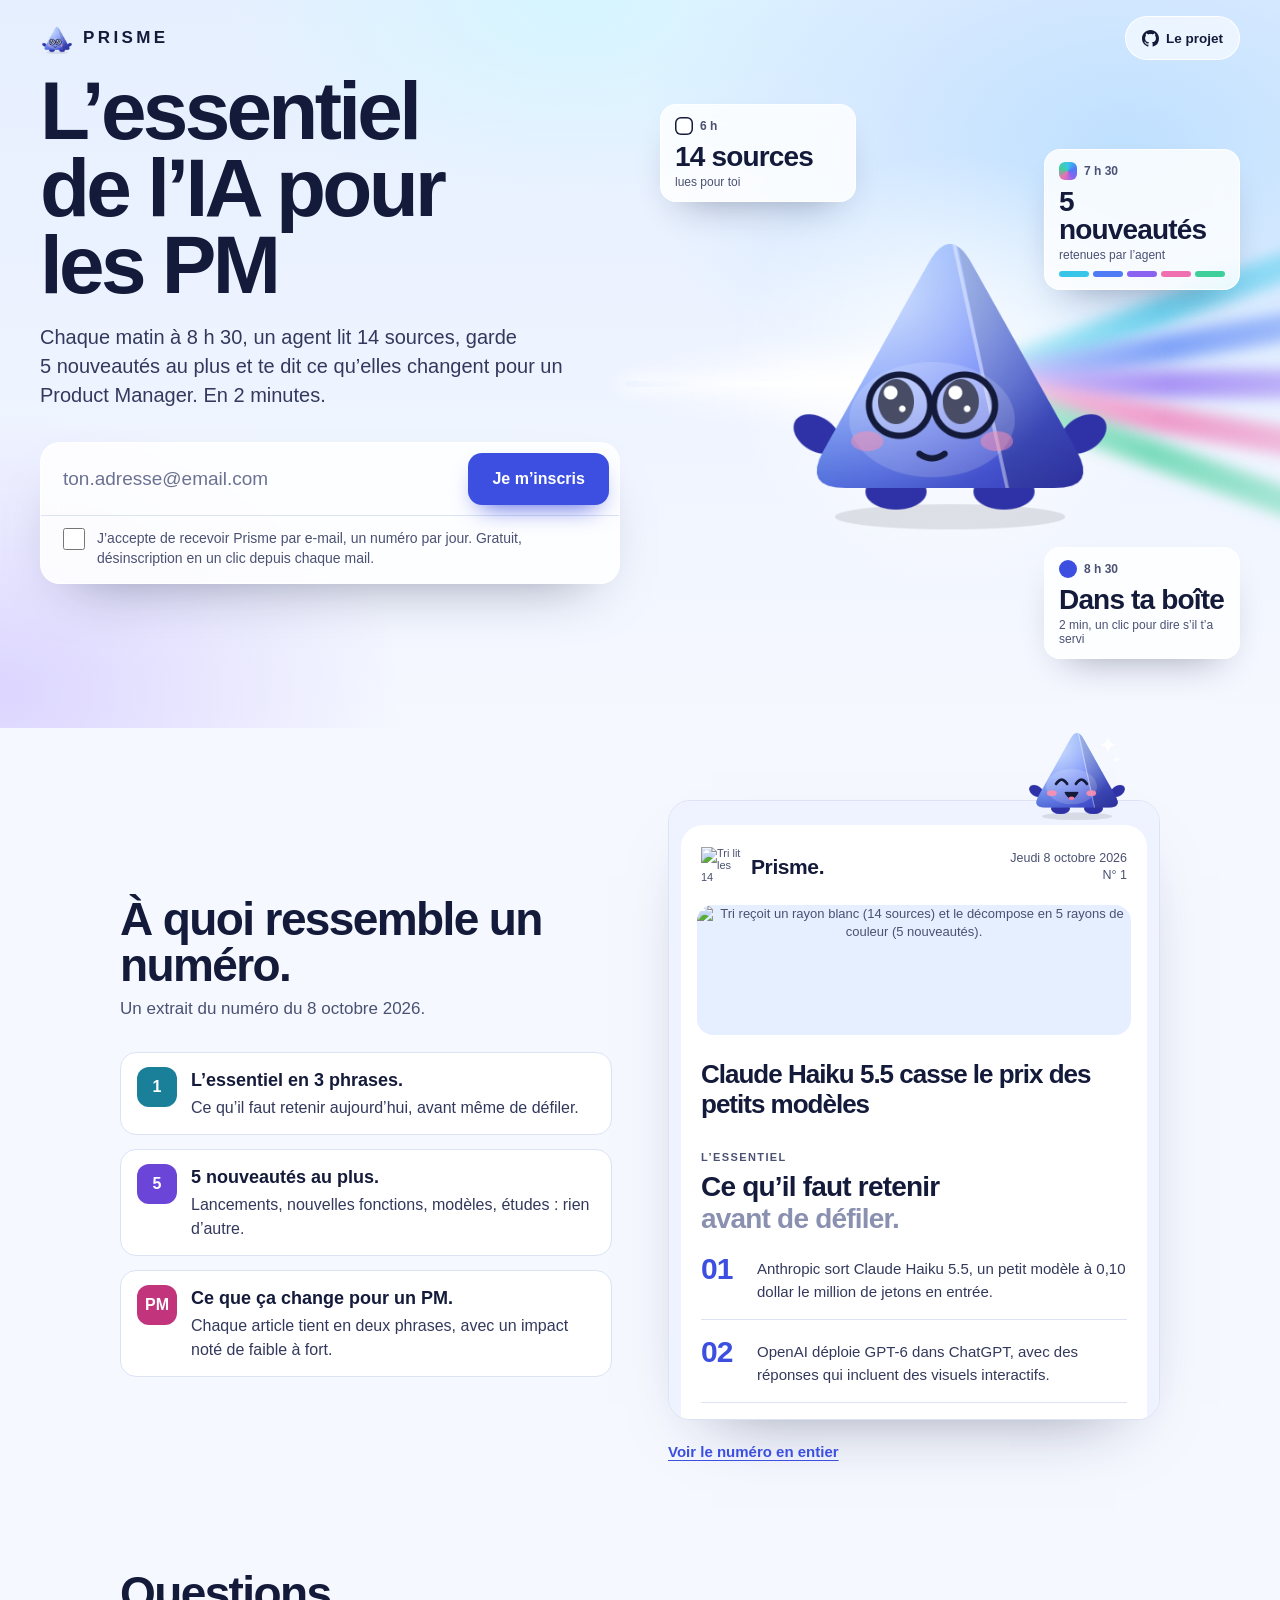
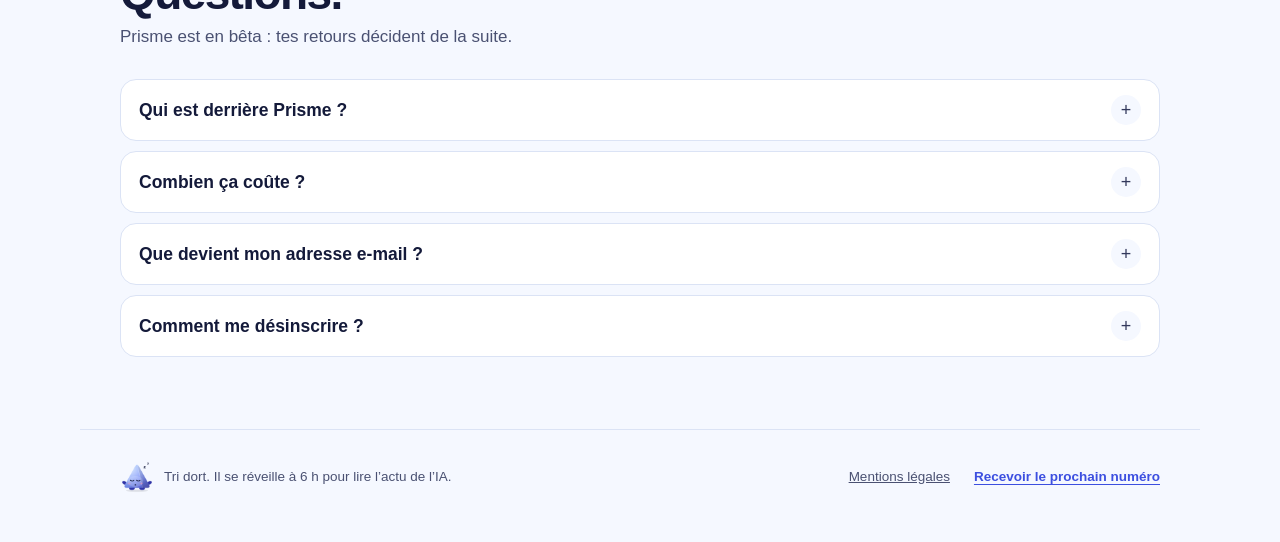
<file: site/index.html>
<!doctype html>
<html lang="fr">
<head>
<meta charset="utf-8">
<meta name="viewport" content="width=device-width, initial-scale=1">
<title>Prisme · L’essentiel de l’IA pour les PM</title>
<meta name="description" content="Chaque matin à 8 h 30, un agent lit 14 sources, garde 5 nouveautés au plus et te dit ce qu’elles changent pour un Product Manager. Gratuit.">
<meta property="og:title" content="Prisme · L’essentiel de l’IA pour les PM">
<meta property="og:description" content="Chaque matin à 8 h 30, un agent lit 14 sources, garde 5 nouveautés au plus et te dit ce qu’elles changent pour un Product Manager. Gratuit.">
<meta property="og:type" content="website">
<meta property="og:site_name" content="Prisme">
<meta property="og:url" content="https://prisme.krady.fr/">
<meta property="og:locale" content="fr_FR">
<!-- Carte de partage : design/partage/ (JPEG 1200 × 630, < 300 Ko pour WhatsApp, pas de ?v= dans l'adresse). -->
<meta property="og:image" content="https://prisme.krady.fr/partage.jpg">
<meta property="og:image:type" content="image/jpeg">
<meta property="og:image:width" content="1200">
<meta property="og:image:height" content="630">
<meta property="og:image:alt" content="Prisme · L’essentiel de l’IA pour les PM, chaque matin à 8 h 30">
<meta name="twitter:card" content="summary_large_image">
<meta name="twitter:image" content="https://prisme.krady.fr/partage.jpg">
<link rel="icon" href="/favicon.ico" sizes="32x32">
<link rel="icon" type="image/png" sizes="192x192" href="/icon-192.png">
<link rel="apple-touch-icon" href="/apple-touch-icon.png">
<link rel="stylesheet" href="prisme.css">
<style>
  /* Design v2 « Holo » — mascotte Tri. Jetons dans prisme.css. */
  :root {
    --ink-soft: #33395c;
    --err: #a8261b;
    --err-line: #e8b4ad;
    --verre: rgba(255,255,255,0.82);
    --verre-bord: rgba(255,255,255,0.95);
  }
  * { box-sizing: border-box; }
  html, body { margin: 0; padding: 0; }
  body {
    background: var(--paper);
    color: var(--ink);
    font-family: 'Helvetica Neue', Helvetica, Arial, sans-serif;
    -webkit-font-smoothing: antialiased;
    overflow-x: hidden;
  }
  a { color: inherit; }
  img { display: block; }
  input, button { font: inherit; }
  :focus-visible { outline: 3px solid var(--accent); outline-offset: 3px; }
  .sr { position: absolute; left: -9999px; width: 1px; height: 1px; overflow: hidden; }

  @keyframes flotte { 0%,100% { transform: translate(-50%,-50%); } 50% { transform: translate(-50%, calc(-50% - 8px)); } }
  @keyframes carte { 0%,100% { transform: translateY(0); } 50% { transform: translateY(-6px); } }
  @keyframes respire { 0%,100% { opacity: .75; } 50% { opacity: 1; } }
  @keyframes leve { from { opacity: 0; transform: translateY(8px); } to { opacity: 1; transform: none; } }
  @keyframes monte { from { opacity: 0; transform: translateY(26px); } to { opacity: 1; transform: none; } }
  @media (prefers-reduced-motion: reduce) { *, *::before, *::after { animation: none !important; } }

  /* Héros */
  .heros {
    position: relative; overflow: hidden; isolation: isolate;
    background:
      radial-gradient(55% 60% at 88% 20%, #bfe0ff 0%, rgba(191,224,255,0) 70%),
      radial-gradient(45% 55% at 0% 95%, #dcd5ff 0%, rgba(220,213,255,0) 70%),
      radial-gradient(40% 40% at 45% 0%, #d6f6ff 0%, rgba(214,246,255,0) 70%),
      linear-gradient(180deg, #e6efff 0%, var(--paper) 100%);
    padding: 16px 40px 64px;
  }
  .top { position: relative; z-index: 2; max-width: 1200px; margin: 0 auto; display: flex; align-items: center; justify-content: space-between; gap: 12px; }
  .marque { display: inline-flex; align-items: center; gap: 9px; font-weight: 700; font-size: 17px; letter-spacing: .2em; text-transform: uppercase; }
  .gh {
    display: inline-flex; align-items: center; gap: 7px; min-height: 44px; padding: 0 16px;
    border-radius: 999px; white-space: nowrap; text-decoration: none; font-size: 13.5px; font-weight: 600;
    background: rgba(255,255,255,0.6); border: 1px solid var(--verre-bord); color: var(--ink);
    transition: background .15s ease;
  }
  .gh:hover { background: rgba(255,255,255,0.95); }

  .grille { position: relative; z-index: 1; max-width: 1200px; margin: 0 auto; display: flex; flex-direction: row-reverse; align-items: center; gap: 8px 40px; }
  .scene { position: relative; flex: 1 1 460px; min-width: 0; height: 560px; }
  .texte { position: relative; z-index: 1; flex: 1 1 460px; min-width: 0; max-width: 600px; padding-top: 12px; }

  .faisceau-halo, .faisceau {
    position: absolute; left: -6%; right: 50%; top: 54%; border-radius: 999px;
  }
  .faisceau-halo { height: 56px; margin-top: -28px; background: linear-gradient(90deg, rgba(255,255,255,0), rgba(255,255,255,.8) 60%, #fff); filter: blur(14px); }
  .faisceau { height: 6px; margin-top: -3px; background: linear-gradient(90deg, rgba(255,255,255,0), #fff 45%, #fff); box-shadow: 0 0 18px 4px rgba(255,255,255,.9); }
  .rayons { position: absolute; left: 52%; top: 54%; width: 130%; height: 0; }
  .rayons span {
    position: absolute; left: 0; top: -14px; width: 100%; height: 28px; border-radius: 999px;
    transform-origin: 0 50%; filter: blur(7px); animation: respire 5s ease-in-out infinite;
  }
  .rayons span:nth-child(1) { transform: rotate(-20deg); background: linear-gradient(90deg, var(--ray-1), rgba(255,255,255,0) 80%); }
  .rayons span:nth-child(2) { transform: rotate(-10deg); background: linear-gradient(90deg, var(--ray-2), rgba(255,255,255,0) 80%); animation-delay: .4s; }
  .rayons span:nth-child(3) { transform: rotate(0deg);   background: linear-gradient(90deg, var(--ray-3), rgba(255,255,255,0) 80%); animation-delay: .8s; }
  .rayons span:nth-child(4) { transform: rotate(10deg);  background: linear-gradient(90deg, var(--ray-4), rgba(255,255,255,0) 80%); animation-delay: 1.2s; }
  .rayons span:nth-child(5) { transform: rotate(20deg);  background: linear-gradient(90deg, var(--ray-5), rgba(255,255,255,0) 80%); animation-delay: 1.6s; }
  .aura { position: absolute; left: 50%; top: 52%; width: 440px; aspect-ratio: 1; transform: translate(-50%,-50%); border-radius: 50%; background: radial-gradient(closest-side, rgba(255,255,255,.95), rgba(255,255,255,0)); }
  .tri { position: absolute; left: 50%; top: 50%; width: 360px; height: auto; aspect-ratio: 1; transform: translate(-50%,-50%); animation: flotte 5s ease-in-out infinite; }

  .journee { margin: 0; padding: 0; list-style: none; }
  .verre {
    position: absolute; width: 196px; padding: 12px 14px; border-radius: 16px;
    background: var(--verre); -webkit-backdrop-filter: blur(12px); backdrop-filter: blur(12px);
    border: 1px solid var(--verre-bord); box-shadow: 0 18px 40px -22px rgba(20,26,58,.45);
    animation: carte 6s ease-in-out infinite;
  }
  .verre.a { left: 0; top: 4%; }
  .verre.b { right: 0; top: 12%; animation-delay: 1.2s; }
  .verre.c { right: 0; bottom: -3%; animation-delay: 2.4s; }
  .verre-tete { display: flex; align-items: center; gap: 7px; font-size: 12px; font-weight: 600; color: var(--muted); }
  .verre-tete i { width: 18px; height: 18px; border-radius: 6px; flex: none; }
  .verre.a i { background: #fff; box-shadow: inset 0 0 0 1.5px var(--ink); }
  .verre.b i { background: conic-gradient(var(--ray-1), var(--ray-2), var(--ray-3), var(--ray-4), var(--ray-5), var(--ray-1)); }
  .verre.c i { border-radius: 50%; background: var(--accent); }
  .verre-gros { margin-top: 8px; font-size: 28px; font-weight: 700; letter-spacing: -.03em; line-height: 1; }
  .verre-sous { margin-top: 4px; font-size: 12px; color: var(--muted); }
  .barres { margin-top: 9px; display: grid; grid-template-columns: repeat(5, minmax(0,1fr)); gap: 4px; }
  .barres span { height: 6px; border-radius: 3px; }
  .barres span:nth-child(1) { background: var(--ray-1); }
  .barres span:nth-child(2) { background: var(--ray-2); }
  .barres span:nth-child(3) { background: var(--ray-3); }
  .barres span:nth-child(4) { background: var(--ray-4); }
  .barres span:nth-child(5) { background: var(--ray-5); }

  h1 { margin: 0 0 20px; font-size: clamp(44px, 6.4vw, 82px); line-height: .94; letter-spacing: -.045em; font-weight: 700; text-wrap: balance; animation: monte .9s cubic-bezier(.2,.7,.1,1) both; }
  .nw { white-space: nowrap; }
  .sous { margin: 0 0 32px; max-width: 540px; font-size: 20px; line-height: 1.45; font-weight: 500; color: var(--ink-soft); text-wrap: pretty; }

  .carte {
    border: 1px solid var(--verre-bord); border-radius: 20px;
    background: rgba(255,255,255,.86); -webkit-backdrop-filter: blur(14px); backdrop-filter: blur(14px);
    box-shadow: 0 26px 60px -34px rgba(20,26,58,.5);
  }
  .carte-haut { padding: 10px 10px 10px 22px; display: flex; gap: 10px 12px; align-items: center; flex-wrap: wrap; }
  .champ { flex: 999 1 220px; min-width: 0; border: 0; outline: none; background: transparent; color: var(--ink); font-size: 19px; line-height: 1.3; padding: 12px 0; }
  .champ::placeholder { color: #6b7192; }
  .bouton {
    flex: 1 0 auto; border: 0; border-radius: 14px; background: var(--accent); color: var(--accent-ink);
    font-size: 16px; font-weight: 700; padding: 14px 24px; min-height: 52px; cursor: pointer; white-space: nowrap;
    box-shadow: 0 12px 26px -12px var(--accent); transition: background .18s ease, transform .18s ease;
  }
  .bouton:hover { background: var(--ink); transform: translateY(-1px); }
  .bouton:disabled { background: var(--line); color: #6b7192; box-shadow: none; cursor: not-allowed; transform: none; }
  .carte-bas { border-top: 1px solid var(--line); padding: 12px 22px 14px; display: flex; align-items: flex-start; gap: 12px; }
  .carte-bas input { width: 22px; height: 22px; margin: 0; accent-color: var(--accent); flex: none; }
  .carte-bas label { font-size: 14px; line-height: 1.45; color: var(--muted); cursor: pointer; }

  .etats { margin-top: 16px; min-height: 64px; }
  .etat { animation: leve .3s ease both; }
  .etat-envoi { display: flex; align-items: center; gap: 12px; font-size: 15px; }
  .etat-ok { display: flex; align-items: center; gap: 14px; padding: 12px 16px 12px 10px; border-radius: 16px; background: rgba(255,255,255,.86); border: 1px solid var(--verre-bord); }
  .etat-ok strong { display: block; font-size: 17px; }
  .etat-ok span { display: block; margin-top: 3px; font-size: 14.5px; color: var(--muted); }
  .etat-erreur { display: flex; align-items: center; gap: 12px 14px; flex-wrap: wrap; border: 1px solid var(--err-line); border-radius: 16px; background: #fff; padding: 12px 14px 12px 10px; }
  .etat-erreur > div { flex: 1 1 200px; min-width: 0; }
  .etat-erreur strong { display: block; font-size: 16.5px; color: var(--err); }
  .etat-erreur span { display: block; margin-top: 3px; font-size: 14px; color: var(--muted); }
  .etat-erreur button { border: 1px solid var(--err); background: transparent; color: var(--err); border-radius: 12px; padding: 10px 16px; min-height: 44px; font-size: 14.5px; font-weight: 600; cursor: pointer; }
  .etat img { flex: none; }


  /* Sections */
  .bloc { max-width: 1120px; margin: 0 auto; padding: 72px 40px; }
  .bloc-titre { margin: 0 0 8px; font-size: clamp(30px, 4vw, 46px); line-height: 1; letter-spacing: -.035em; }
  .bloc-sous { margin: 0 0 30px; font-size: 17px; line-height: 1.5; color: var(--muted); }
  .apercu { display: grid; grid-template-columns: repeat(auto-fit, minmax(min(100%, 340px), 1fr)); gap: 40px 56px; align-items: center; }
  .points { margin: 0; padding: 0; list-style: none; display: grid; gap: 14px; }
  .points li { display: grid; grid-template-columns: 40px minmax(0,1fr); gap: 14px; align-items: start; padding: 14px 16px; border-radius: 16px; background: var(--card); border: 1px solid var(--line); font-size: 16px; line-height: 1.5; color: var(--ink-soft); }
  .points i { width: 40px; height: 40px; border-radius: 12px; display: grid; place-items: center; color: #fff; font-style: normal; font-weight: 700; }
  .points li:nth-child(1) i { background: #1a7f99; }
  .points li:nth-child(2) i { background: #6a45d8; }
  .points li:nth-child(3) i { background: #c2357c; }
  .points b { display: block; color: var(--ink); font-size: 18px; margin-bottom: 2px; }
  .capture { position: relative; }
  .capture figure { margin: 0; border-radius: 22px; overflow: hidden; border: 1px solid var(--line); box-shadow: 0 30px 70px -45px rgba(20,26,58,.55); max-height: 620px; background: var(--card); }
  .capture figure { height: 620px; }
  .capture figure iframe { display: block; width: 100%; height: 100%; border: 0; }
  .capture .tri-coin { position: absolute; right: 28px; top: -86px; width: 110px; height: 110px; }
  .lien-numero { display: inline-flex; align-items: center; min-height: 44px; margin-top: 10px; font-size: 15px; font-weight: 600; color: var(--accent); text-underline-offset: 3px; }

  .faq { display: grid; gap: 10px; }
  .faq details { border-radius: 16px; background: var(--card); border: 1px solid var(--line); padding: 0 18px; }
  .faq summary { cursor: pointer; list-style: none; min-height: 60px; padding: 12px 0; display: flex; align-items: center; justify-content: space-between; gap: 16px; font-size: 17.5px; font-weight: 600; }
  .faq summary::-webkit-details-marker { display: none; }
  .faq summary::after { content: '+'; width: 30px; height: 30px; border-radius: 50%; background: var(--paper); display: grid; place-items: center; font-size: 18px; font-weight: 400; color: var(--ink-soft); flex: none; }
  .faq details[open] summary::after { content: '–'; }
  .faq p { margin: 0 0 18px; font-size: 16px; line-height: 1.55; color: var(--muted); max-width: 680px; text-wrap: pretty; }

  footer { max-width: 1120px; margin: 0 auto; padding: 24px 40px 44px; display: flex; justify-content: space-between; align-items: center; gap: 12px; flex-wrap: wrap; font-size: 13.5px; color: var(--muted); border-top: 1px solid var(--line); }
  footer > span { display: inline-flex; align-items: center; gap: 10px; }
  footer .liens { gap: 24px; flex-wrap: wrap; }
  footer a { display: inline-flex; align-items: center; min-height: 44px; }
  .remonter { font-weight: 600; color: var(--accent); text-underline-offset: 3px; }

  @media (max-width: 960px) {
    .grille { flex-wrap: wrap; }
    .scene { height: 440px; }
    .tri { width: 260px; }
    .aura { width: 320px; }
  }
  @media (max-width: 720px) {
    .heros { padding: 14px 16px 48px; }
    .marque { letter-spacing: .14em; }
    /* Tri en petit, puis les 3 étapes en ligne dessous : rien ne le recouvre */
    .scene { height: auto; padding-top: 164px; }
    .tri { top: 82px; width: 150px; }
    .aura { top: 82px; width: 200px; }
    .faisceau-halo, .faisceau, .rayons { top: 82px; }
    .journee { position: relative; display: grid; grid-template-columns: repeat(3, minmax(0, 1fr)); gap: 8px; }
    .verre { position: static; width: auto; padding: 9px 10px 10px; border-radius: 14px; animation: none; }
    .verre-tete { font-size: 11.5px; gap: 6px; }
    .verre-tete i { width: 14px; height: 14px; border-radius: 5px; }
    .verre-gros { margin-top: 6px; font-size: 16px; letter-spacing: -.02em; line-height: 1.1; }
    .verre-sous { font-size: 11.5px; line-height: 1.3; }
    .barres { margin-top: 7px; gap: 3px; }
    .barres span { height: 4px; }
    .sous { font-size: 17px; }
    .carte-haut { padding: 10px 10px 10px 16px; }
    .carte-bas { padding: 12px 16px 14px; }
    .bloc { padding: 56px 16px; }
    footer { padding: 24px 16px 40px; }
    .capture figure { height: 460px; }
    .capture .tri-coin { right: 16px; top: -62px; width: 84px; height: 84px; }
  }
</style>
</head>
<body>

<header class="heros">
  <div class="top">
    <span class="marque">
      <img src="img/tri-lit.png" srcset="img/tri-lit.png 1x, img/tri-lit@2x.png 2x" width="34" height="34" alt="">
      <span>Prisme</span>
    </span>
    <a class="gh" href="https://github.com/jbkrady/prisme" target="_blank" rel="noopener noreferrer">
      <svg width="17" height="17" viewBox="0 0 16 16" fill="currentColor" aria-hidden="true"><path d="M8 0C3.58 0 0 3.58 0 8c0 3.54 2.29 6.53 5.47 7.59.4.07.55-.17.55-.38 0-.19-.01-.82-.01-1.49-2.01.37-2.53-.49-2.69-.94-.09-.23-.48-.94-.82-1.13-.28-.15-.68-.52-.01-.53.63-.01 1.08.58 1.23.82.72 1.21 1.87.87 2.33.66.07-.52.28-.87.51-1.07-1.78-.2-3.64-.89-3.64-3.95 0-.87.31-1.59.82-2.15-.08-.2-.36-1.02.08-2.12 0 0 .67-.21 2.2.82.64-.18 1.32-.27 2-.27.68 0 1.36.09 2 .27 1.53-1.04 2.2-.82 2.2-.82.44 1.1.16 1.92.08 2.12.51.56.82 1.27.82 2.15 0 3.07-1.87 3.75-3.65 3.95.29.25.54.73.54 1.48 0 1.07-.01 1.93-.01 2.2 0 .21.15.46.55.38A8.013 8.013 0 0016 8c0-4.42-3.58-8-8-8z"/></svg>
      <span>Le projet</span>
    </a>
  </div>

  <div class="grille">
    <div class="scene">
      <div class="faisceau-halo" aria-hidden="true"></div>
      <div class="faisceau" aria-hidden="true"></div>
      <div class="rayons" aria-hidden="true"><span></span><span></span><span></span><span></span><span></span></div>
      <div class="aura" aria-hidden="true"></div>
      <img class="tri" id="tri" src="img/tri-lit@2x.png" width="400" height="400" alt="">
      <ol class="journee" aria-label="Comment ça marche">
        <li class="verre a">
          <div class="verre-tete"><i></i><span>6&nbsp;h</span></div>
          <div class="verre-gros">14 sources</div>
          <div class="verre-sous">lues pour toi</div>
        </li>
        <li class="verre b">
          <div class="verre-tete"><i></i><span>7&nbsp;h&nbsp;30</span></div>
          <div class="verre-gros">5 nouveautés</div>
          <div class="verre-sous">retenues par l’agent</div>
          <div class="barres" aria-hidden="true"><span></span><span></span><span></span><span></span><span></span></div>
        </li>
        <li class="verre c">
          <div class="verre-tete"><i></i><span>8&nbsp;h&nbsp;30</span></div>
          <div class="verre-gros">Dans ta boîte</div>
          <div class="verre-sous">2 min, un clic pour dire s’il t’a servi</div>
        </li>
      </ol>
    </div>

    <div class="texte">
      <h1>L’essentiel <span class="nw">de l’IA</span> pour les PM</h1>
      <p class="sous">Chaque matin à 8&nbsp;h&nbsp;30, un agent lit 14&nbsp;sources, garde 5&nbsp;nouveautés au plus et te dit ce qu’elles changent pour un Product Manager. En 2 minutes.</p>

      <form class="carte" id="form" novalidate>
        <div class="carte-haut">
          <label for="email" class="sr">Ton adresse e-mail</label>
          <input class="champ" id="email" name="email" type="email" autocomplete="email" inputmode="email" placeholder="ton.adresse@email.com" required>
          <button class="bouton" id="bouton" type="submit">Je m’inscris</button>
        </div>
        <div class="carte-bas">
          <input id="consentement" name="consentement" type="checkbox" required>
          <label for="consentement">J’accepte de recevoir Prisme par e-mail, un numéro par jour. Gratuit, désinscription en un clic depuis chaque mail.</label>
        </div>
        <div class="sr" aria-hidden="true">
          <label for="site">Ne pas remplir</label>
          <input id="site" name="site" type="text" tabindex="-1" autocomplete="off">
        </div>
      </form>

      <div class="etats" id="statut" aria-live="polite"></div>
    </div>
  </div>
</header>

<main>
  <section class="bloc" aria-labelledby="t-apercu">
    <div class="apercu">
      <div>
        <h2 class="bloc-titre" id="t-apercu">À quoi ressemble un numéro.</h2>
        <p class="bloc-sous">Un extrait du numéro du 8 octobre 2026.</p>
        <ul class="points">
          <li><i>1</i><span><b>L’essentiel en 3 phrases.</b>Ce qu’il faut retenir aujourd’hui, avant même de défiler.</span></li>
          <li><i>5</i><span><b>5&nbsp;nouveautés au plus.</b>Lancements, nouvelles fonctions, modèles, études&nbsp;: rien d’autre.</span></li>
          <li><i>PM</i><span><b>Ce que ça change pour un PM.</b>Chaque article tient en deux phrases, avec un impact noté de faible à fort.</span></li>
        </ul>
      </div>
      <div class="capture">
        <figure>
          <iframe src="apercu/exemple-jour.html" title="Aperçu d’un numéro de Prisme : l’essentiel du jour en trois points, puis des articles avec leur type, leur impact pour un PM et deux phrases de résumé." loading="lazy"></iframe>
        </figure>
        <img class="tri-coin" src="img/tri-content.png" srcset="img/tri-content.png 1x, img/tri-content@2x.png 2x" width="110" height="110" alt="">
        <a class="lien-numero" href="apercu/exemple-jour.html" target="_blank" rel="noopener">Voir le numéro en entier</a>
      </div>
    </div>
  </section>

  <section class="bloc" aria-labelledby="t-faq" style="padding-top: 24px;">
    <h2 class="bloc-titre" id="t-faq">Questions.</h2>
    <p class="bloc-sous">Prisme est en bêta&nbsp;: tes retours décident de la suite.</p>
    <div class="faq">
      <details>
        <summary>Qui est derrière Prisme&nbsp;?</summary>
        <p>Jean-Baptiste Krady, Product Manager. Prisme est un projet personnel&nbsp;: un agent Claude, sa méthode et des circuits n8n. Le code est public sur GitHub.</p>
      </details>
      <details>
        <summary>Combien ça coûte&nbsp;?</summary>
        <p>Rien. Prisme est gratuit.</p>
      </details>
      <details>
        <summary>Que devient mon adresse e-mail&nbsp;?</summary>
        <p>Elle sert uniquement à t’envoyer Prisme. Elle n’est ni vendue ni partagée, et aucun pixel ne suit l’ouverture de tes mails. Pour toute question&nbsp;: prisme@krady.fr.</p>
      </details>
      <details>
        <summary>Comment me désinscrire&nbsp;?</summary>
        <p>Chaque mail se termine par un lien «&nbsp;Se désinscrire&nbsp;». Un clic, et c’est fini.</p>
      </details>
    </div>
  </section>
</main>

<footer>
  <span>
    <img src="img/tri-dort.png" srcset="img/tri-dort.png 1x, img/tri-dort@2x.png 2x" width="34" height="34" alt="">
    <span>Tri dort. Il se réveille à 6&nbsp;h pour lire l’actu de l’IA.</span>
  </span>
  <span class="liens">
    <a href="/mentions-legales">Mentions légales</a>
    <a class="remonter" id="remonter" href="#email">Recevoir le prochain numéro</a>
  </span>
</footer>

<script>
  (function () {
    var URL_INSCRIPTION = '/api/prisme-inscription';
    var form = document.getElementById('form');
    var email = document.getElementById('email');
    var consentement = document.getElementById('consentement');
    var site = document.getElementById('site');
    var bouton = document.getElementById('bouton');
    var statut = document.getElementById('statut');
    var tri = document.getElementById('tri');

    function humeur(nom) { tri.src = 'img/tri-' + nom + '@2x.png'; }
    function vider() { while (statut.firstChild) statut.removeChild(statut.firstChild); }
    function el(tag, cls, texte) {
      var e = document.createElement(tag);
      if (cls) e.className = cls;
      if (texte) e.textContent = texte;
      return e;
    }
    function image(nom, taille) {
      var i = el('img');
      i.src = 'img/tri-' + nom + '.png';
      i.srcset = 'img/tri-' + nom + '.png 1x, img/tri-' + nom + '@2x.png 2x';
      i.width = taille; i.height = taille; i.alt = '';
      return i;
    }
    function envoi() {
      vider(); humeur('trie');
      var d = el('div', 'etat etat-envoi');
      d.appendChild(image('trie', 48));
      d.appendChild(el('span', '', 'On t’envoie le lien de confirmation…'));
      statut.appendChild(d);
    }
    function ok() {
      vider(); humeur('content');
      var d = el('div', 'etat etat-ok');
      var t = el('div');
      t.appendChild(el('strong', '', 'Vérifie ta boîte mail.'));
      t.appendChild(el('span', '', 'Un lien de confirmation t’attend. Pense à regarder dans les indésirables.'));
      d.appendChild(image('content', 60));
      d.appendChild(t);
      statut.appendChild(d);
    }
    function erreur(message) {
      vider(); humeur('oups');
      var d = el('div', 'etat etat-erreur');
      var t = el('div');
      t.appendChild(el('strong', '', 'L’inscription n’est pas passée'));
      t.appendChild(el('span', '', message || 'Le service n’a pas répondu. Ton adresse est gardée, réessaie.'));
      var r = el('button', '', 'Réessayer');
      r.type = 'button';
      r.addEventListener('click', function () { form.requestSubmit(); });
      d.appendChild(image('oups', 54));
      d.appendChild(t);
      d.appendChild(r);
      statut.appendChild(d);
    }

    document.getElementById('remonter').addEventListener('click', function (e) {
      e.preventDefault();
      var doux = !window.matchMedia('(prefers-reduced-motion: reduce)').matches;
      email.scrollIntoView({ behavior: doux ? 'smooth' : 'auto', block: 'center' });
      email.focus({ preventScroll: true });
    });

    form.addEventListener('submit', function (e) {
      e.preventDefault();
      var adresse = email.value.trim();
      if (!/^[^\s@]+@[^\s@]+\.[^\s@]{2,}$/.test(adresse)) { erreur('Cette adresse e-mail ne semble pas valide.'); email.focus(); return; }
      if (!consentement.checked) { erreur('Coche la case pour accepter de recevoir Prisme.'); consentement.focus(); return; }
      bouton.disabled = true;
      bouton.textContent = 'Envoi…';
      envoi();
      fetch(URL_INSCRIPTION, {
        method: 'POST',
        headers: { 'Content-Type': 'application/json' },
        body: JSON.stringify({ email: adresse, consentement: true, site: site.value })
      })
        .then(function (r) { return r.json().catch(function () { return {}; }).then(function (j) { return { r: r, j: j }; }); })
        .then(function (x) {
          bouton.disabled = false; bouton.textContent = 'Je m’inscris';
          if (x.r.ok && x.j.ok) { ok(); form.reset(); } else { erreur(x.j.erreur); }
        })
        .catch(function () { bouton.disabled = false; bouton.textContent = 'Je m’inscris'; erreur(); });
    });
  })();
</script>
</body>
</html>
</file>
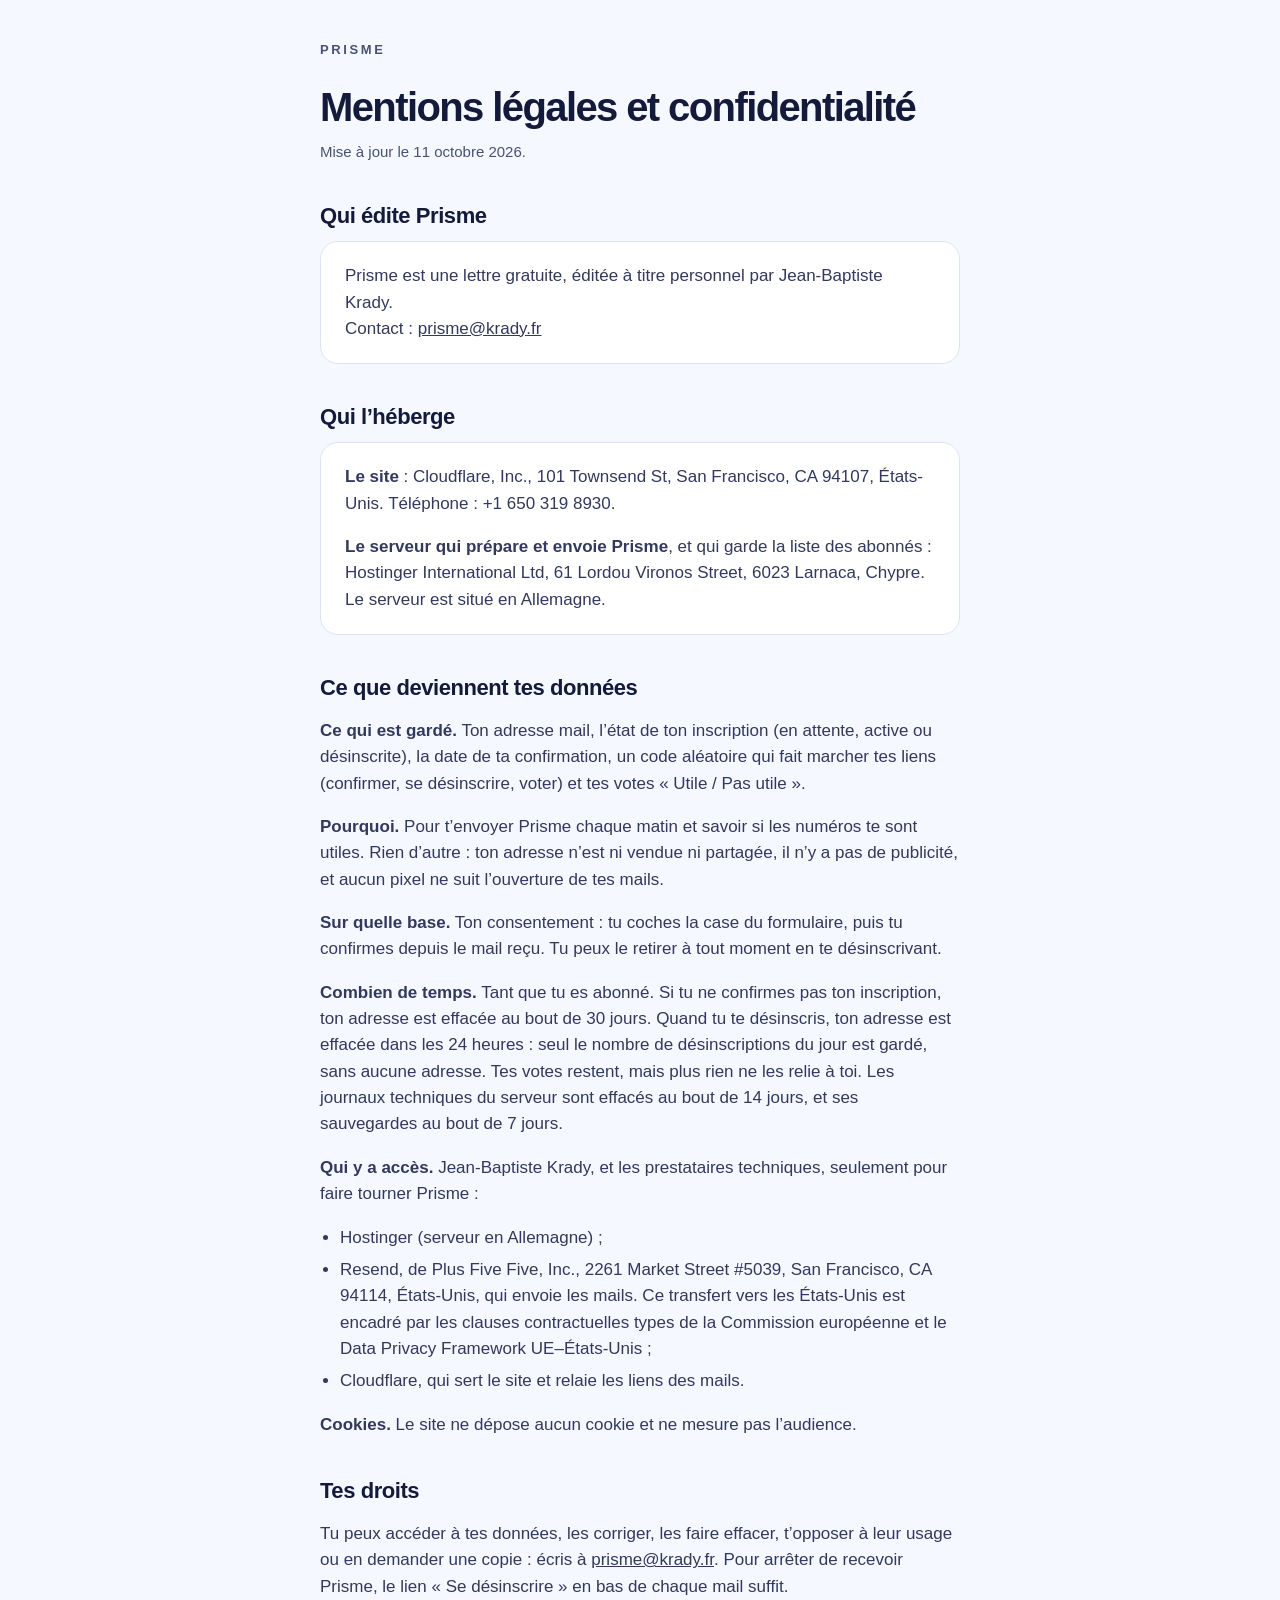
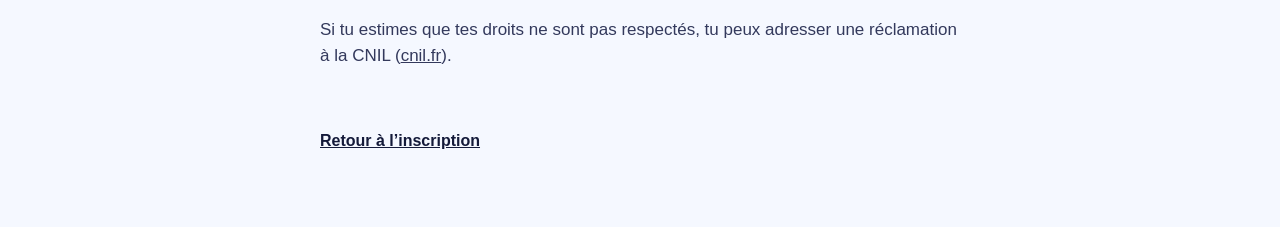
<file: site/mentions-legales.html>
<!doctype html>
<html lang="fr">
<head>
<meta charset="utf-8">
<meta name="viewport" content="width=device-width, initial-scale=1">
<title>Prisme · Mentions légales et confidentialité</title>
<meta name="description" content="Qui édite Prisme, qui l’héberge, et ce que deviennent les adresses des abonnés.">
<link rel="icon" href="/favicon.ico" sizes="32x32">
<link rel="apple-touch-icon" href="/apple-touch-icon.png">
<link rel="stylesheet" href="prisme.css">
<style>
  * { box-sizing: border-box; }
  html, body { margin: 0; padding: 0; }
  body {
    background: var(--paper);
    color: var(--ink);
    font-family: 'Helvetica Neue', Helvetica, Arial, sans-serif;
    -webkit-font-smoothing: antialiased;
  }
  a { color: inherit; }
  :focus-visible { outline: 3px solid var(--accent); outline-offset: 3px; }
  main { max-width: 720px; margin: 0 auto; padding: 40px 40px 64px; }
  .marque { font-weight: 700; font-size: 13px; letter-spacing: .2em; text-transform: uppercase; color: var(--muted); text-decoration: none; }
  h1 { font-size: 40px; line-height: 1.05; letter-spacing: -.04em; margin: 28px 0 12px; }
  .maj { color: var(--muted); font-size: 15px; margin: 0 0 36px; }
  h2 { font-size: 22px; letter-spacing: -.02em; margin: 40px 0 12px; }
  p, li { font-size: 17px; line-height: 1.55; color: #33395c; }
  ul { padding-left: 20px; }
  li + li { margin-top: 6px; }
  .carte { background: var(--card); border: 1px solid var(--line); border-radius: 18px; padding: 4px 24px; }
  .retour { display: inline-flex; align-items: center; min-height: 44px; margin-top: 32px; font-weight: 600; }
  @media (max-width: 600px) {
    main { padding: 28px 16px 48px; }
    h1 { font-size: 32px; }
    .carte { padding: 2px 16px; }
  }
</style>
</head>
<body>
<main>
  <a class="marque" href="/">Prisme</a>
  <h1>Mentions légales et confidentialité</h1>
  <p class="maj">Mise à jour le 11 octobre 2026.</p>

  <h2>Qui édite Prisme</h2>
  <div class="carte">
    <p>Prisme est une lettre gratuite, éditée à titre personnel par Jean-Baptiste Krady.<br>
    Contact&nbsp;: <a href="mailto:prisme@krady.fr">prisme@krady.fr</a></p>
  </div>

  <h2>Qui l’héberge</h2>
  <div class="carte">
    <p><strong>Le site</strong>&nbsp;: Cloudflare, Inc., 101 Townsend St, San Francisco, CA 94107, États-Unis. Téléphone&nbsp;: +1 650 319 8930.</p>
    <p><strong>Le serveur qui prépare et envoie Prisme</strong>, et qui garde la liste des abonnés&nbsp;: Hostinger International Ltd, 61 Lordou Vironos Street, 6023 Larnaca, Chypre. Le serveur est situé en Allemagne.</p>
  </div>

  <h2>Ce que deviennent tes données</h2>
  <p><strong>Ce qui est gardé.</strong> Ton adresse mail, l’état de ton inscription (en attente, active ou désinscrite), la date de ta confirmation, un code aléatoire qui fait marcher tes liens (confirmer, se désinscrire, voter) et tes votes «&nbsp;Utile / Pas utile&nbsp;».</p>
  <p><strong>Pourquoi.</strong> Pour t’envoyer Prisme chaque matin et savoir si les numéros te sont utiles. Rien d’autre&nbsp;: ton adresse n’est ni vendue ni partagée, il n’y a pas de publicité, et aucun pixel ne suit l’ouverture de tes mails.</p>
  <p><strong>Sur quelle base.</strong> Ton consentement&nbsp;: tu coches la case du formulaire, puis tu confirmes depuis le mail reçu. Tu peux le retirer à tout moment en te désinscrivant.</p>
  <p><strong>Combien de temps.</strong> Tant que tu es abonné. Si tu ne confirmes pas ton inscription, ton adresse est effacée au bout de 30 jours. Quand tu te désinscris, ton adresse est effacée dans les 24&nbsp;heures&nbsp;: seul le nombre de désinscriptions du jour est gardé, sans aucune adresse. Tes votes restent, mais plus rien ne les relie à toi. Les journaux techniques du serveur sont effacés au bout de 14&nbsp;jours, et ses sauvegardes au bout de 7&nbsp;jours.</p>
  <p><strong>Qui y a accès.</strong> Jean-Baptiste Krady, et les prestataires techniques, seulement pour faire tourner Prisme&nbsp;:</p>
  <ul>
    <li>Hostinger (serveur en Allemagne)&nbsp;;</li>
    <li>Resend, de Plus Five Five, Inc., 2261 Market Street #5039, San Francisco, CA 94114, États-Unis, qui envoie les mails. Ce transfert vers les États-Unis est encadré par les clauses contractuelles types de la Commission européenne et le Data Privacy Framework UE–États-Unis&nbsp;;</li>
    <li>Cloudflare, qui sert le site et relaie les liens des mails.</li>
  </ul>
  <p><strong>Cookies.</strong> Le site ne dépose aucun cookie et ne mesure pas l’audience.</p>

  <h2>Tes droits</h2>
  <p>Tu peux accéder à tes données, les corriger, les faire effacer, t’opposer à leur usage ou en demander une copie&nbsp;: écris à <a href="mailto:prisme@krady.fr">prisme@krady.fr</a>. Pour arrêter de recevoir Prisme, le lien «&nbsp;Se désinscrire&nbsp;» en bas de chaque mail suffit.</p>
  <p>Si tu estimes que tes droits ne sont pas respectés, tu peux adresser une réclamation à la CNIL (<a href="https://www.cnil.fr" rel="noopener">cnil.fr</a>).</p>

  <a class="retour" href="/">Retour à l’inscription</a>
</main>
</body>
</html>
</file>
<file: site/prisme.css>
/* Prisme — palette retenue : Holo. Mascotte : Tri. */
:root {
  --ink: #141a3a;
  --muted: #4a5172;
  --paper: #f5f8ff;
  --card: #ffffff;
  --line: #dbe3f5;
  --accent: #3c4fe0;
  --accent-ink: #ffffff;
  --ray-1: #38c6e8;
  --ray-2: #4f7cf5;
  --ray-3: #8a63f0;
  --ray-4: #f06fb0;
  --ray-5: #3fcf9a;
}
</file>
